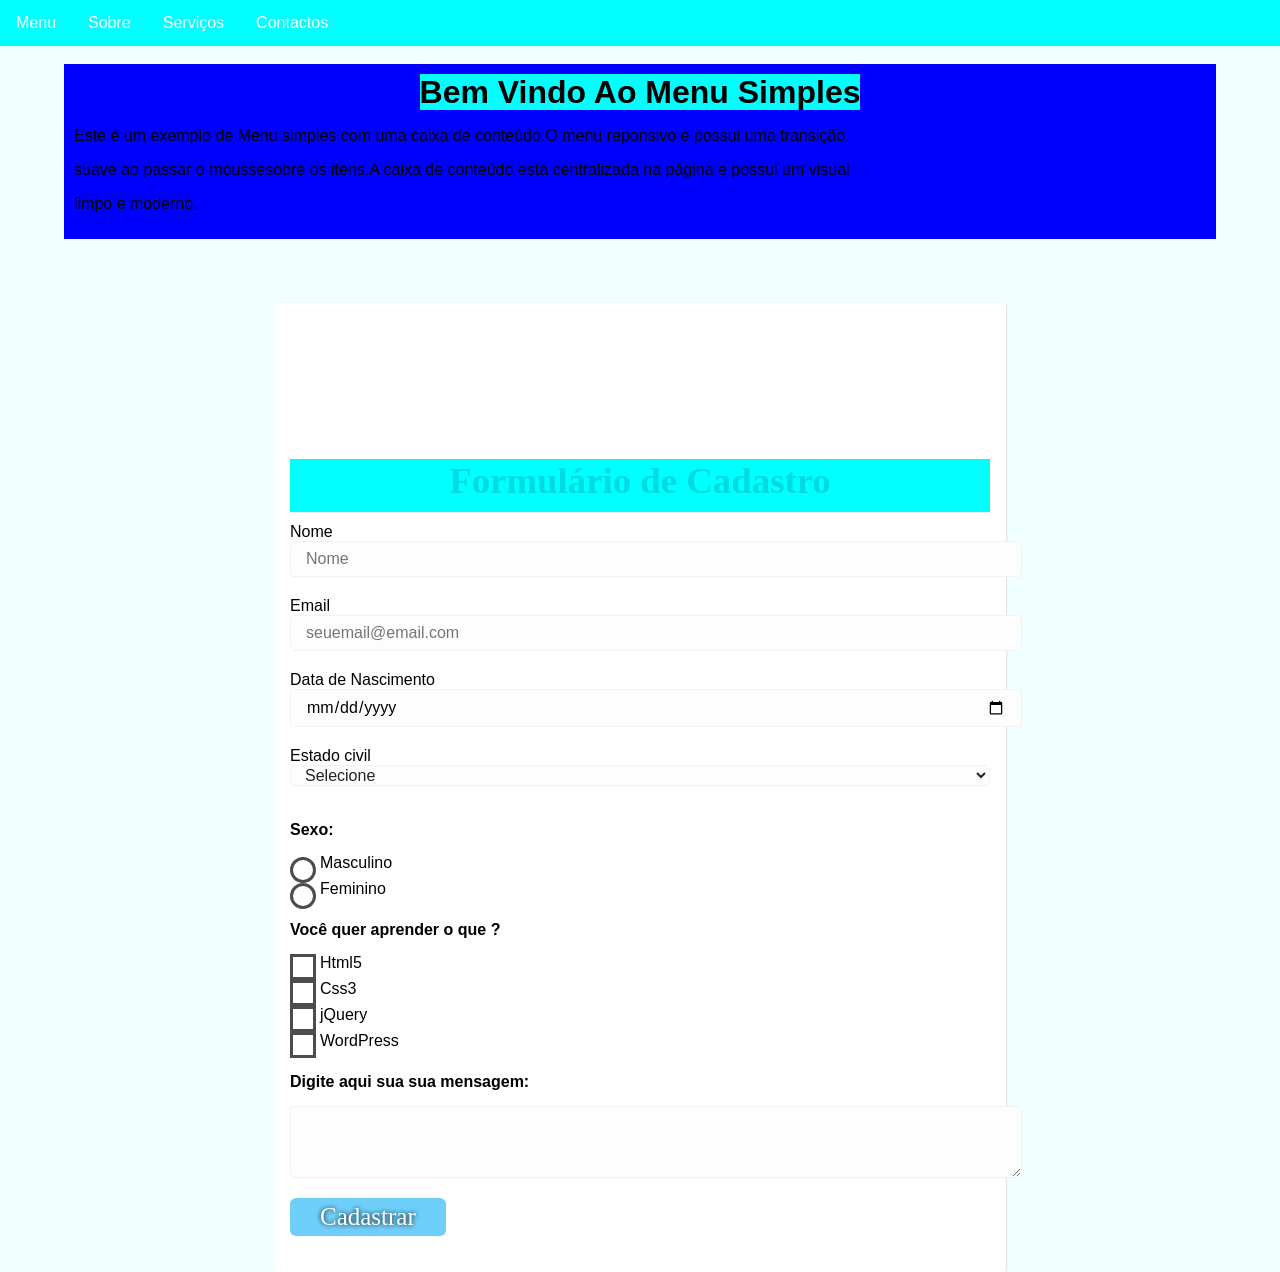
<file: Contactos.html>
<!DOCTYPE html>
<html lang="en">
<head>
    <meta charset="UTF-8">
    <meta name="viewport" content="width=device-width, initial-scale=1.0">
    <title>indo bem </title>
    <link rel="stylesheet" href="bom.css">
</head>
<style>
    h1{
        background-color: aqua;
        justify-content: center;
        display:inline;
        gap: 90%;
    }
    body{
        margin: 0;
        padding: 0;
        font-family: Arial, Helvetica, sans-serif;/*altera o tipo da letra*/
    }
    .menu{
        background-color: aqua;
        color:blueviolet;
        justify-items: center;
    }
    .menu-lista{
        list-style: none;/*tirar os pontinhos*/
        display: flex;
        padding: 0;
        margin: 0;
    }
    .menu-item{
      margin: 0;
    }
    .menu-item a{
        display: block;
        padding: 15px 20px;
        text-decoration: none;
        color: white;
    }
    .menu-item a:hover{
        background-color: aqua;
    }
    .conteudo{
        background-color: blue;
        text-align: center;
        margin: 5%;
        padding: 10px;
    }
    .conteudo p{
        text-align: justify;
    }
    .conteudo h1{
        margin:20px;
    }
    
    
    </style>
<body>
    <!--Aqui é o Menu-->
    <nav class="menu">
         <ul class="menu-lista">
    <li class="menu-item"><a href="Menu.html">Menu</a></li>
    <li class="menu-item"><a href="Sobre.html">Sobre</a></li>
    <li class="menu-item"><a href="Serviços.html">Serviços</a></li>
    <li class="menu-item"><a href="Contactos.html"> Contactos</a></li>
         </ul>   
    </nav>
    <div class="conteudo">
      <!--Aqui termina o menu-->
    <h1>Bem Vindo Ao Menu Simples</h1>
    <p>Este é um exemplo de Menu simples com uma caixa de conteúdo.O menu reponsivo e possui uma transição.</p>
        <p>suave ao passar o moussesobre os itens.A caixa de conteúdo está centralizada na página e possui um visual</p>
         <p> limpo e moderno.<p>
        </div>
    </div>
    <div class="container_form">

        <h1>Formulário de Cadastro</h1>

        <form class="form" action="#" method="post">
            
            <div class="form_grupo">
                <label for="nome" class="form_label">Nome</label>
                <input type="text" name="nome" class="form_input" id="nome" placeholder="Nome" required>
            </div>
            
            <div class="form_grupo">
                <label for="e-mail" class="form_label">Email</label>
                <input type="email" name="email" class="form_input" id="email" placeholder="seuemail@email.com" required>
            </div>
            
            <div class="form_grupo">
                <label for="datanascimento" class="form_label">Data de Nascimento</label>
                <input type="date" name="datanascimento" class="form_input" id="datanascimento" placeholder="Data de Nascimento" required>
            </div>        

            <div class="form_grupo">
                
                <label for="estadocivil" class="text">Estado civil</label>
                <select name="estadocivil" class="dropdown" required>
                    
                    <option selected disabled class="form_select_option" value="">Selecione</option>
                    <option value="Solteiro" class="form_select_option">Solteiro(a)</option>
                    <option value="Casado" class="form_select_option">Casado(a) </option>
                    <option value="Divorciado" class="form_select_option">Divorciado(a)</option>                    
                    <option value="Viúvo" class="form_select_option">Viúvo(a)</option>                    
                
                </select>

            </div>

            <div class="form_grupo">

                <span class="legenda">Sexo:</span>
                
                <div class="radio-btn">
                    <input type="radio" class="form_new_input" id="masculino" name="sexo" value="Masculino" required="required">
                    <label for="masculino" class="radio_label form_label"> <span class="radio_new_btn"></span> Masculino</label>
                </div>

                <div class="radio-btn">
                    <input type="radio" class="form_new_input" id="feminino" name="sexo" value="Feminino" required="required">
                    <label for="feminino" class="radio_label form_label"> <span class="radio_new_btn"></span> Feminino</label>
                </div>

            </div>
          

            <div class="form_grupo">

                <span class="legenda">Você quer aprender o que ?</span>

                <div class="check-btn">
                    <input type="checkbox" class="form_new_input" id="html5" name="aprender" value="html5">
                    <label for="html5" class="form_label check_label"> <span class="check_new_btn"></span> Html5</label>
                </div>

                <div class="check-btn">
                    <input type="checkbox" class="form_new_input" id="css3" name="aprender" value="css3">
                    <label for="css3" class="form_label check_label"><span class="check_new_btn"></span> Css3</label>
                </div>

                <div class="check-btn">
                    <input type="checkbox" class="form_new_input" id="jquery" name="aprender" value="jquery">
                    <label for="jquery" class="form_label check_label"><span class="check_new_btn"></span> jQuery</label>
                </div>

                <div class="check-btn">
                    <input type="checkbox" class="form_new_input" id="wordpress" name="aprender" value="wordpress">
                    <label for="wordpress" class="form_label check_label"><span class="check_new_btn"></span> WordPress</label>
                </div>
                

                <div class="form_message">
                    
                    <label for="message" class="form_message_label"> Digite aqui sua sua mensagem:</label>
                    <textarea name="mensagem" id="message" cols="30" rows="3" class="form_input message_input" required></textarea>

                </div>

                <div class="submit">

                  <input type="hidden" name="acao" value="enviar">
                  <button type="submit" name="Submit" class="submit_btn" >Cadastrar</button>
                
                </div>
        </form>

</div><!--container_form-->
</body>
</html>
</file>
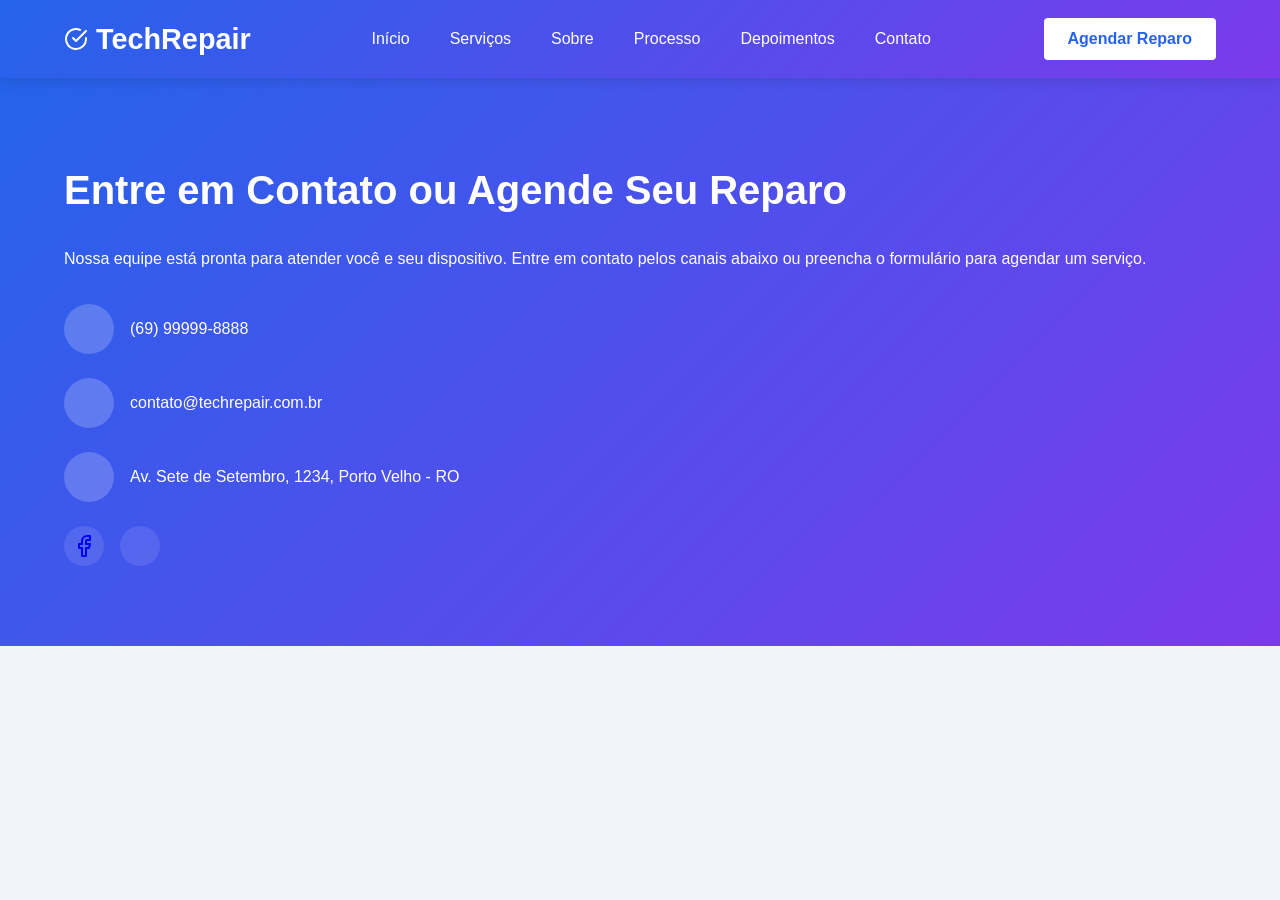
<file: contatos.html>
<!DOCTYPE html>
<html lang="pt-br">
<head>
    <meta charset="UTF-8">
    <meta name="viewport" content="width=device-width, initial-scale=1.0">
    <title>TechRepair - Contato e Agendamento</title>
    <style>
        /* Cores e Fonte Base */
        :root {
            --primary: #2563eb;
            --primary-dark: #1d4ed8;
            --secondary: #7c3aed;
            --light: #f1f5f9;
            --dark: #0f172a;
            --accent: #06b6d4;
            --success: #10b981;
            --warning: #f59e0b;
            --danger: #ef4444;
        }

        * {
            margin: 0;
            padding: 0;
            box-sizing: border-box;
            font-family: 'Segoe UI', Tahoma, Geneva, Verdana, sans-serif;
        }

        body {
            background-color: var(--light);
            color: var(--dark);
            line-height: 1.6;
        }

        .container {
            width: 90%;
            max-width: 1200px;
            margin: 0 auto;
        }

        /* Navegação */
        header {
            background: linear-gradient(135deg, var(--primary), var(--secondary));
            color: white;
            padding: 1rem 0;
            box-shadow: 0 4px 12px rgba(0, 0, 0, 0.1);
            position: sticky;
            top: 0;
            z-index: 100;
        }

        nav {
            display: flex;
            justify-content: space-between;
            align-items: center;
        }

        .logo {
            font-size: 1.8rem;
            font-weight: 700;
            display: flex;
            align-items: center;
        }

        .logo svg {
            margin-right: 0.5rem;
        }

        .nav-links {
            display: flex;
            list-style: none;
        }

        .nav-links li a {
            color: white;
            text-decoration: none;
            padding: 0.5rem 1rem;
            margin-left: 0.5rem;
            border-radius: 4px;
            transition: all 0.3s ease;
        }

        .nav-links li a:hover {
            background-color: rgba(255, 255, 255, 0.2);
        }

        .btn {
            background-color: white;
            color: var(--primary);
            padding: 0.5rem 1.5rem;
            border-radius: 4px;
            text-decoration: none;
            font-weight: 600;
            transition: all 0.3s ease;
        }

        .btn:hover {
            transform: translateY(-2px);
            box-shadow: 0 4px 8px rgba(0, 0, 0, 0.1);
        }

        /* Mobile Menu */
        .mobile-menu-btn {
            display: none;
            background: none;
            border: none;
            color: white;
            font-size: 1.5rem;
            cursor: pointer;
        }

        /* Contato e Formulário de Agendamento */
        .contact {
            padding: 5rem 0;
            background: linear-gradient(135deg, var(--primary), var(--secondary));
            color: white;
        }

        .contact-grid {
            display: grid;
            grid-template-columns: repeat(auto-fit, minmax(300px, 1fr));
            gap: 3rem;
        }

        .contact-info h2 {
            font-size: 2.5rem;
            margin-bottom: 1.5rem;
        }

        .contact-methods {
            margin-top: 2rem;
        }

        .contact-item {
            display: flex;
            align-items: center;
            margin-bottom: 1.5rem;
        }

        .contact-icon {
            background-color: rgba(255, 255, 255, 0.2);
            width: 50px;
            height: 50px;
            border-radius: 50%;
            display: flex;
            align-items: center;
            justify-content: center;
            margin-right: 1rem;
        }

        .contact-icon svg {
            width: 24px;
            height: 24px;
            color: white;
        }

        /* Formulário de Agendamento */
        .form-container {
            background-color: white;
            padding: 2.5rem;
            border-radius: 12px;
            box-shadow: 0 20px 40px rgba(0, 0, 0, 0.1);
            color: var(--dark);
        }

        .form-container h3 {
            margin-bottom: 1.5rem;
            font-size: 1.8rem;
            color: var(--primary-dark);
            text-align: center;
        }

        fieldset {
            border: none;
            margin-bottom: 2rem;
            padding: 0;
        }

        legend {
            font-size: 1.3rem;
            font-weight: 600;
            margin-bottom: 1rem;
            color: var(--primary-dark);
            padding-bottom: 0.5rem;
            border-bottom: 2px solid var(--light);
            width: 100%;
        }

        .form-group {
            margin-bottom: 1.5rem;
        }

        .form-group label {
            display: block;
            margin-bottom: 0.5rem;
            font-weight: 600;
        }

        .form-group input,
        .form-group textarea,
        .form-group select {
            width: 100%;
            padding: 0.75rem;
            border: 1px solid #e2e8f0;
            border-radius: 4px;
            background-color: #f8fafc;
            font-size: 1rem;
        }

        .form-group textarea {
            height: 120px;
            resize: vertical;
        }

        .checkbox-group {
            margin-top: 0.75rem;
        }

        .checkbox-item {
            margin-bottom: 0.5rem;
            display: flex;
            align-items: center;
        }

        .checkbox-item input[type="checkbox"] {
            margin-right: 0.5rem;
            width: auto;
        }

        .radio-group {
            display: flex;
            gap: 1rem;
            margin-top: 0.75rem;
        }

        .radio-item {
            display: flex;
            align-items: center;
        }

        .radio-item input[type="radio"] {
            margin-right: 0.5rem;
            width: auto;
        }

        .required::after {
            content: "*";
            color: var(--danger);
            margin-left: 3px;
        }

        .hint {
            font-size: 0.85rem;
            color: #64748b;
            margin-top: 0.25rem;
            font-style: italic;
        }

        .submit-btn {
            background: linear-gradient(135deg, var(--primary), var(--secondary));
            color: white;
            border: none;
            padding: 0.75rem 2rem;
            border-radius: 4px;
            font-weight: 600;
            cursor: pointer;
            transition: all 0.3s ease;
            font-size: 1rem;
            width: 100%;
            margin-top: 1.5rem;
        }

        .submit-btn:hover {
            transform: translateY(-2px);
            box-shadow: 0 8px 16px rgba(0, 0, 0, 0.1);
        }

        .success-message {
            display: none;
            background-color: var(--success);
            color: white;
            padding: 1.5rem;
            border-radius: 4px;
            text-align: center;
            margin-top: 2rem;
            font-weight: 600;
        }

        /* Rodapé */
        footer {
            background-color: var(--dark);
            color: white;
            padding: 4rem 0 2rem;
        }

        .footer-grid {
            display: grid;
            grid-template-columns: repeat(auto-fit, minmax(200px, 1fr));
            gap: 3rem;
            margin-bottom: 3rem;
        }

        .footer-col h4 {
            font-size: 1.2rem;
            margin-bottom: 1.5rem;
            position: relative;
            padding-bottom: 0.75rem;
        }

        .footer-col h4::after {
            content: '';
            position: absolute;
            left: 0;
            bottom: 0;
            width: 50px;
            height: 2px;
            background-color: var(--primary);
        }

        .footer-links {
            list-style: none;
        }

        .footer-links li {
            margin-bottom: 0.75rem;
        }

        .footer-links li a {
            color: rgba(255, 255, 255, 0.7);
            text-decoration: none;
            transition: all 0.3s ease;
        }

        .footer-links li a:hover {
            color: white;
            padding-left: 5px;
        }

        .social-links {
            display: flex;
            gap: 1rem;
            margin-top: 1rem;
        }

        .social-icon {
            background-color: rgba(255, 255, 255, 0.1);
            width: 40px;
            height: 40px;
            border-radius: 50%;
            display: flex;
            align-items: center;
            justify-content: center;
            transition: all 0.3s ease;
        }

        .social-icon:hover {
            background-color: var(--primary);
            transform: translateY(-3px);
        }

        .copyright {
            text-align: center;
            padding-top: 2rem;
            border-top: 1px solid rgba(255, 255, 255, 0.1);
            color: rgba(255, 255, 255, 0.7);
            font-size: 0.9rem;
        }

        /* Responsividade */
        @media (max-width: 768px) {
            .nav-links {
                display: none;
            }
            .mobile-menu-btn {
                display: block;
            }

            .contact-grid {
                grid-template-columns: 1fr;
            }
        }
    </style>
</head>
<body>
    <header>
        <div class="container">
            <nav>
                <div class="logo">
                    <svg xmlns="http://www.w3.org/2000/svg" width="24" height="24" viewBox="0 0 24 24" fill="none" stroke="currentColor" stroke-width="2" stroke-linecap="round" stroke-linejoin="round">
                        <path d="M22 11.08V12a10 10 0 1 1-5.93-9.14"></path>
                        <polyline points="22 4 12 14.01 9 11.01"></polyline>
                    </svg>
                    TechRepair
                </div>
                <ul class="nav-links">
                    <li><a href="./menu.html">Início</a></li>
                    <li><a href="./serviços.html">Serviços</a></li>
                    <li><a href="./sobre.html">Sobre</a></li>
                    <li><a href="./processo.html">Processo</a></li>
                    <li><a href="./depoimentos.html">Depoimentos</a></li>
                    <li><a href="./contatos.html">Contato</a></li>
                </ul>
                <a href="#contato" class="btn">Agendar Reparo</a>
                <button class="mobile-menu-btn">
                    <svg xmlns="http://www.w3.org/2000/svg" width="24" height="24" viewBox="0 0 24 24" fill="none" stroke="currentColor" stroke-width="2" stroke-linecap="round" stroke-linejoin="round">
                        <line x1="3" y1="12" x2="21" y2="12"></line>
                        <line x1="3" y1="6" x2="21" y2="6"></line>
                        <line x1="3" y1="18" x2="21" y2="18"></line>
                    </svg>
                </button>
            </nav>
        </div>
    </header>

    <section class="contact" id="contato">
        <div class="container">
            <div class="contact-grid">
                <div class="contact-info">
                    <h2>Entre em Contato ou Agende Seu Reparo</h2>
                    <p>Nossa equipe está pronta para atender você e seu dispositivo. Entre em contato pelos canais abaixo ou preencha o formulário para agendar um serviço.</p>
                    <div class="contact-methods">
                        <div class="contact-item">
                            <div class="contact-icon">
                                <svg xmlns="http://www.w3.org/2000/svg" width="24" height="24" viewBox="0 0 24 24" fill="none" stroke="currentColor" stroke-width="2" stroke-linecap="round" stroke-linejoin="round"><phone /></svg>
                            </div>
                            <p>(69) 99999-8888</p>
                        </div>
                        <div class="contact-item">
                            <div class="contact-icon">
                                <svg xmlns="http://www.w3.org/2000/svg" width="24" height="24" viewBox="0 0 24 24" fill="none" stroke="currentColor" stroke-width="2" stroke-linecap="round" stroke-linejoin="round"><mail /></svg>
                            </div>
                            <p>contato@techrepair.com.br</p>
                        </div>
                        <div class="contact-item">
                            <div class="contact-icon">
                                <svg xmlns="http://www.w3.org/2000/svg" width="24" height="24" viewBox="0 0 24 24" fill="none" stroke="currentColor" stroke-width="2" stroke-linecap="round" stroke-linejoin="round"><map-pin /></svg>
                            </div>
                            <p>Av. Sete de Setembro, 1234, Porto Velho - RO</p>
                        </div>
                        <div class="social-links">
                            <a href="#" class="social-icon"><svg xmlns="http://www.w3.org/2000/svg" width="24" height="24" viewBox="0 0 24 24" fill="none" stroke="currentColor" stroke-width="2" stroke-linecap="round" stroke-linejoin="round" class="feather feather-facebook"><path d="M18 2h-3a5 5 0 0 0-5 5v3H7v4h3v8h4v-8h3l1-4h-4V7a1 1 0 0 1 1-1h3z"></path></svg></a>
                            <a href="#" class="social-icon"><svg xmlns="http://www.w3.org/2000/svg" width="24" height="24" viewBox="0 0 24 24" fill="none" stroke="currentColor" stroke-width="2" stroke-linecap="round" stroke-linejoin="round" class="feather feather-twitter"><path
</file>
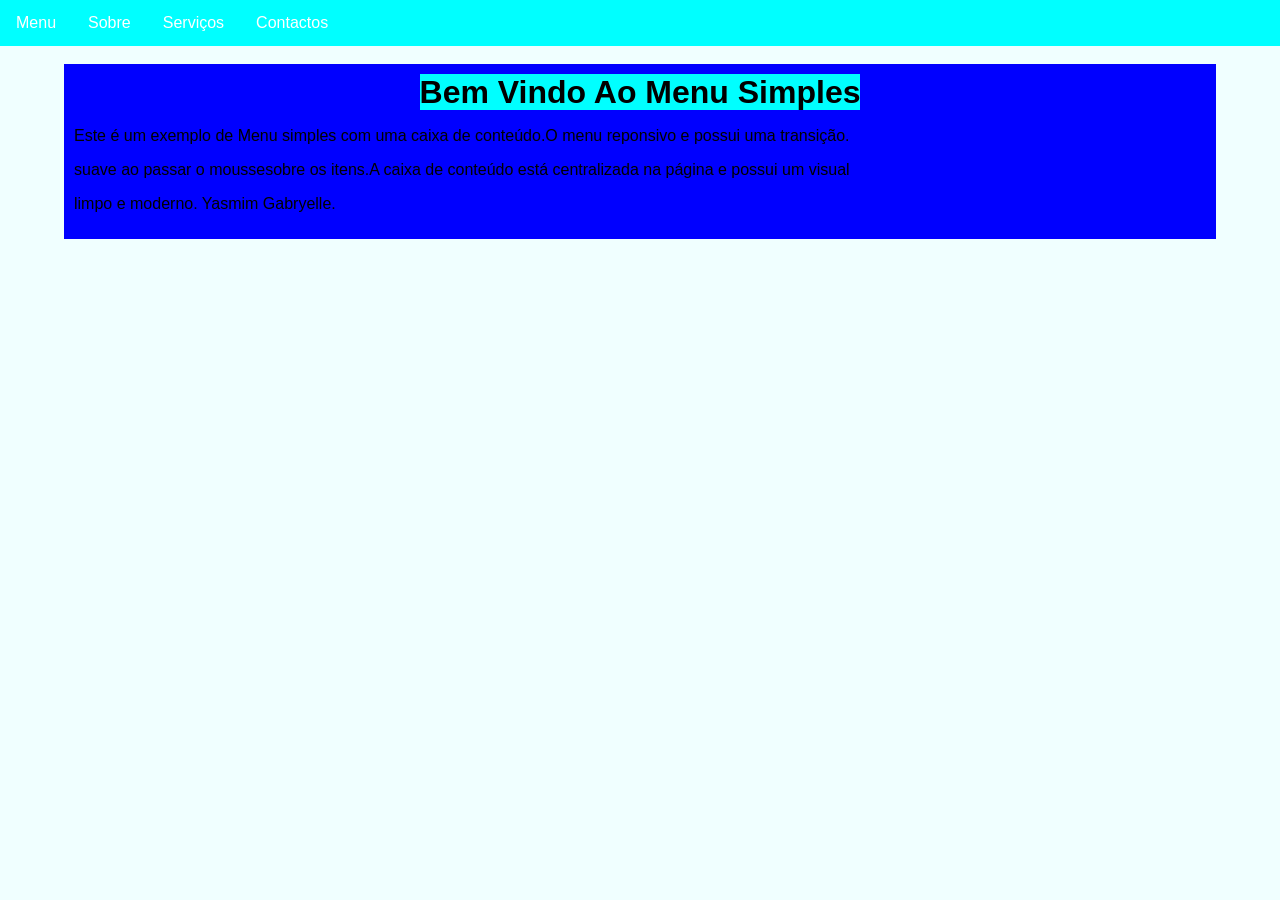
<file: Menu.html>
<!DOCTYPE html>
<html lang="en">
<head>
    <meta charset="UTF-8">
    <meta name="viewport" content="width=device-width, initial-scale=1.0">
    <title>indo bem </title>
    <link rel="stylesheet" href="bom.css">
</head>
<style>
    h1{
        background-color: aqua;
        justify-content: center;
        display:inline;
        gap: 90%;
    }
    body{
        margin: 0;
        padding: 0;
        font-family: Arial, Helvetica, sans-serif;/*altera o tipo da letra*/
    }
    .menu{
        background-color: aqua;
        color:blueviolet;
        justify-items: center;
    }
    .menu-lista{
        list-style: none;/*tirar os pontinhos*/
        display: flex;
        padding: 0;
        margin: 0;
    }
    .menu-item{
      margin: 0;
    }
    .menu-item a{
        display: block;
        padding: 15px 20px;
        text-decoration: none;
        color: white;
    }
    .menu-item a:hover{
        background-color: aqua;
    }
    .conteudo{
        background-color: blue;
        text-align: center;
        margin: 5%;
        padding: 10px;
    }
    .conteudo p{
        text-align: justify;
    }
    .conteudo h1{
        margin:20px;
    }
    
    
    </style>
<body>
    <!--Aqui é o Menu-->
    <nav class="menu">
         <ul class="menu-lista">
    <li class="menu-item"><a href="Menu.html">Menu</a></li>
    <li class="menu-item"><a href="Sobre.html">Sobre</a></li>
    <li class="menu-item"><a href="Serviços.html">Serviços</a></li>
    <li class="menu-item"><a href="Contactos.html"> Contactos</a></li>
         </ul>   
    </nav>
    <div class="conteudo">
      <!--Aqui termina o menu-->
    <h1>Bem Vindo Ao Menu Simples</h1>
    <p>Este é um exemplo de Menu simples com uma caixa de conteúdo.O menu reponsivo e possui uma transição.</p>
        <p>suave ao passar o moussesobre os itens.A caixa de conteúdo está centralizada na página e possui um visual</p>
         <p> limpo e moderno.
            Yasmim Gabryelle.<p>
        </div>
    </div>
 
</body>
</html>
</file>
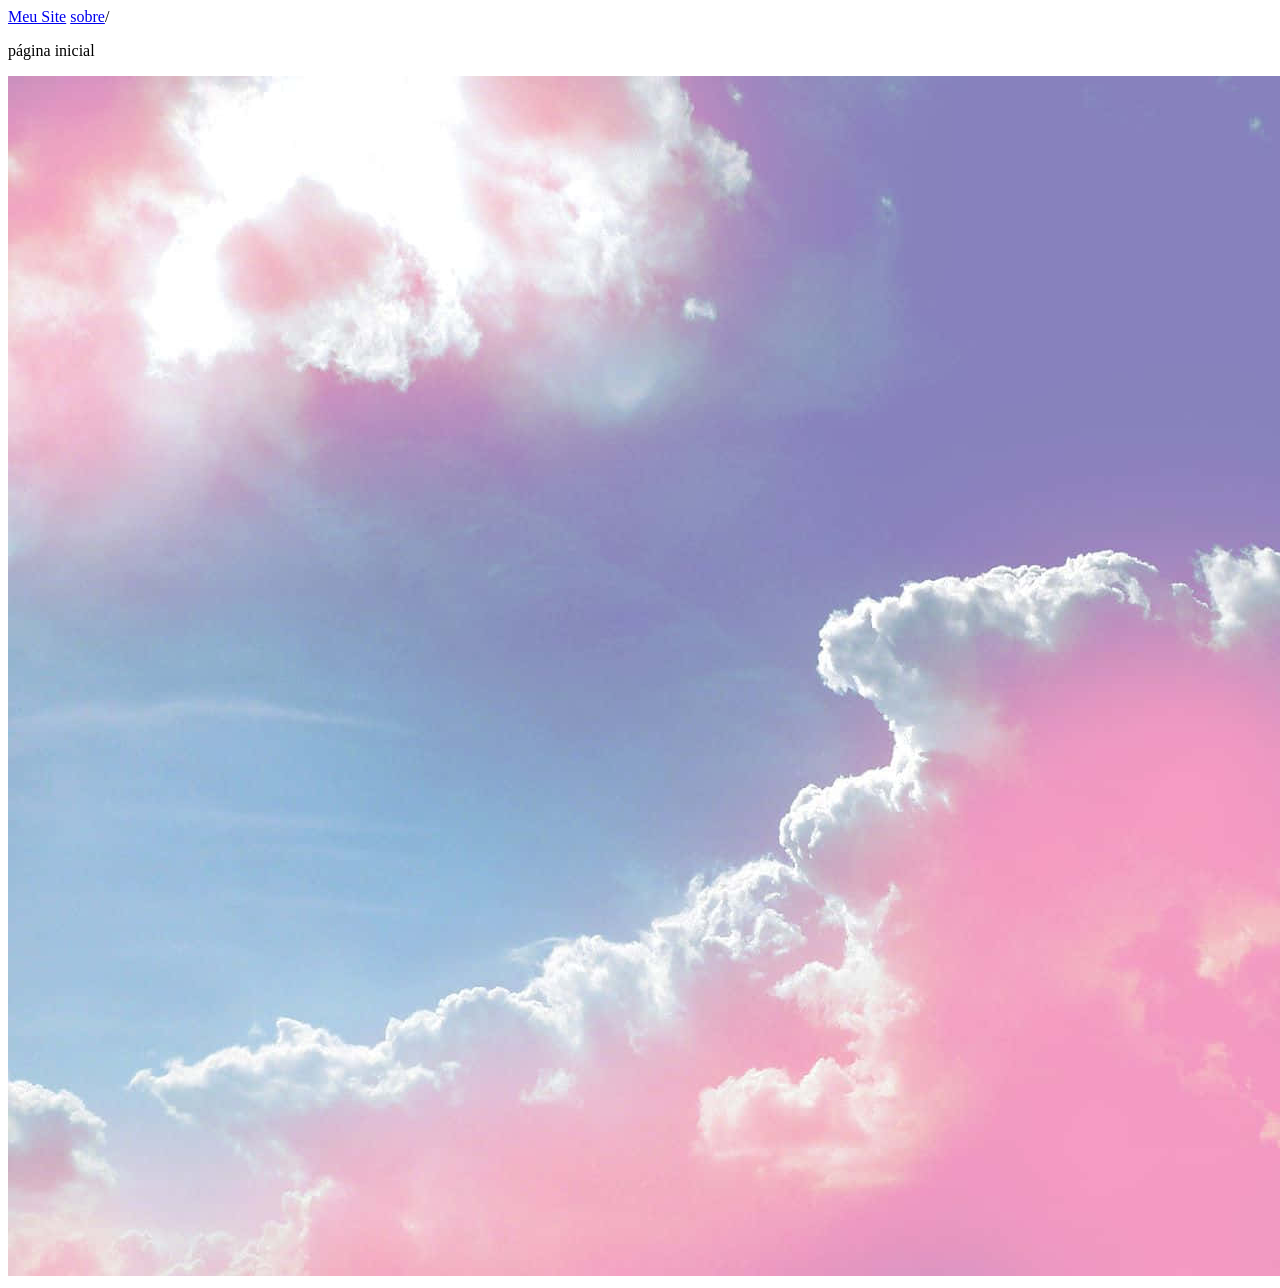
<file: meu site.html>
<!DOCTYPE html>
<html lang="en">
<head>
    <meta charset="UTF-8">
    <meta name="viewport" content="width>, initial-scale=1.0">
    <title>meu site</title>
</head>
<body>
<a href="Meu Site.html">Meu Site</a>

<a href="sobre.html">sobre</a>/
 <p> página inicial</p>

 <img src="fundo-do-ceu-oqscpc9c5x5gfbpi.jpg" width="1920" height="1200" >




</body>
</html>
</file>
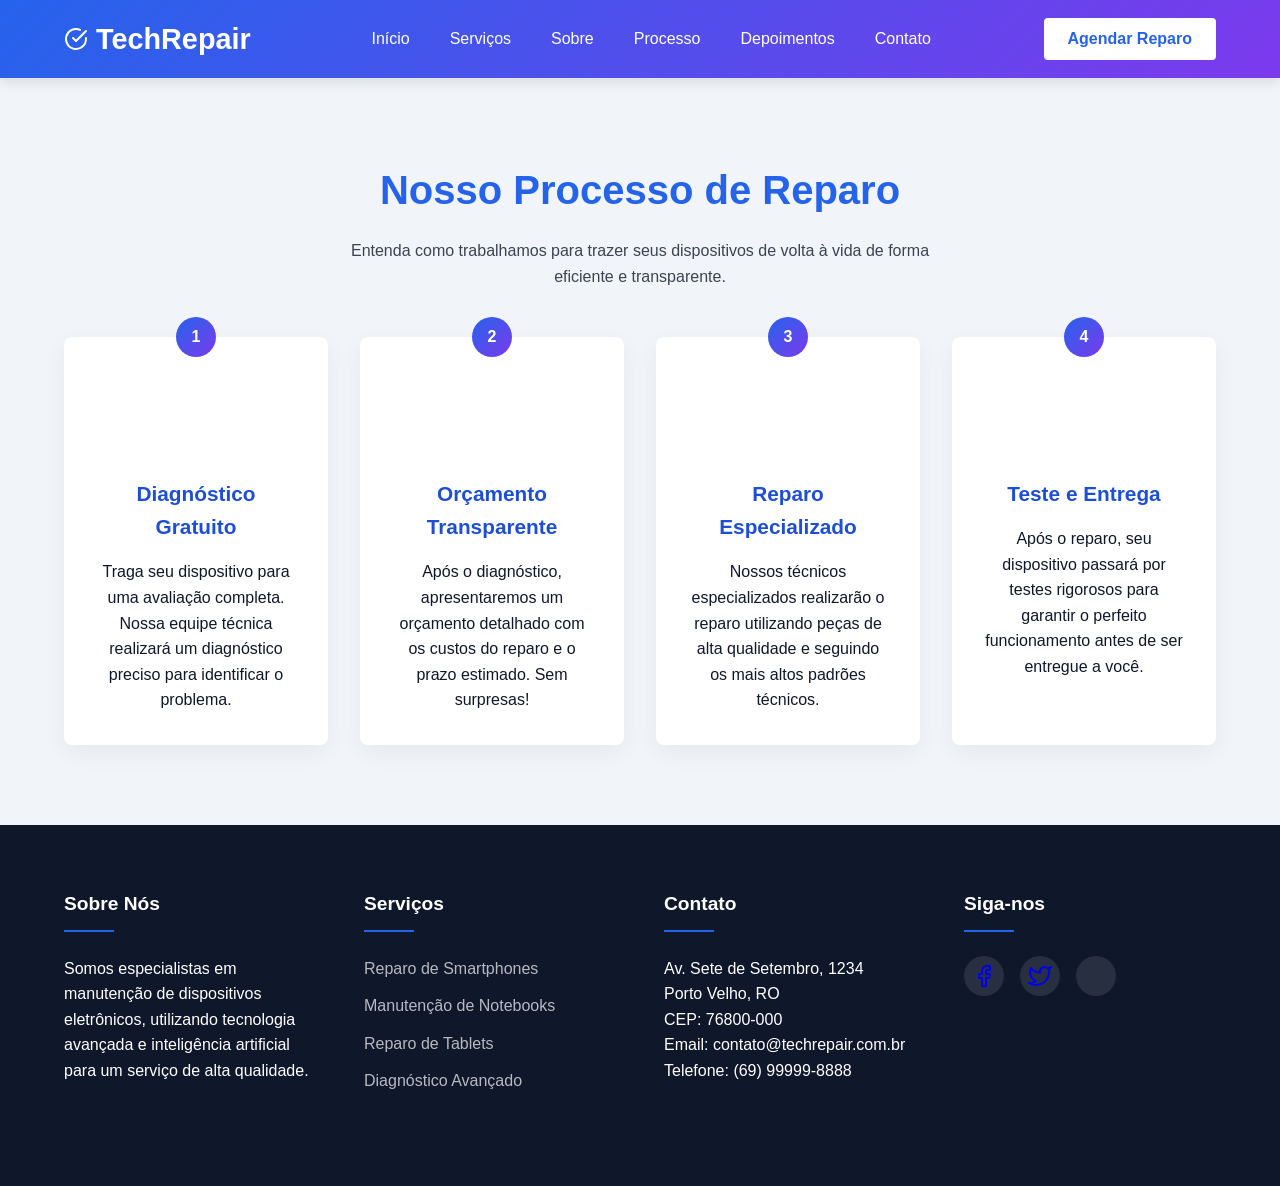
<file: proceso.html>
<!DOCTYPE html>
<html lang="pt-br">
<head>
    <meta charset="UTF-8">
    <meta name="viewport" content="width=device-width, initial-scale=1.0">
    <title>TechRepair - Nosso Processo de Reparo</title>
    <style>
        /* Cores e Fonte Base */
        :root {
            --primary: #2563eb;
            --primary-dark: #1d4ed8;
            --secondary: #7c3aed;
            --light: #f1f5f9;
            --dark: #0f172a;
            --accent: #06b6d4;
            --success: #10b981;
            --warning: #f59e0b;
            --danger: #ef4444;
        }

        * {
            margin: 0;
            padding: 0;
            box-sizing: border-box;
            font-family: 'Segoe UI', Tahoma, Geneva, Verdana, sans-serif;
        }

        body {
            background-color: var(--light);
            color: var(--dark);
            line-height: 1.6;
        }

        .container {
            width: 90%;
            max-width: 1200px;
            margin: 0 auto;
        }

        /* Navegação */
        header {
            background: linear-gradient(135deg, var(--primary), var(--secondary));
            color: white;
            padding: 1rem 0;
            box-shadow: 0 4px 12px rgba(0, 0, 0, 0.1);
            position: sticky;
            top: 0;
            z-index: 100;
        }

        nav {
            display: flex;
            justify-content: space-between;
            align-items: center;
        }

        .logo {
            font-size: 1.8rem;
            font-weight: 700;
            display: flex;
            align-items: center;
        }

        .logo svg {
            margin-right: 0.5rem;
        }

        .nav-links {
            display: flex;
            list-style: none;
        }

        .nav-links li a {
            color: white;
            text-decoration: none;
            padding: 0.5rem 1rem;
            margin-left: 0.5rem;
            border-radius: 4px;
            transition: all 0.3s ease;
        }

        .nav-links li a:hover {
            background-color: rgba(255, 255, 255, 0.2);
        }

        .btn {
            background-color: white;
            color: var(--primary);
            padding: 0.5rem 1.5rem;
            border-radius: 4px;
            text-decoration: none;
            font-weight: 600;
            transition: all 0.3s ease;
        }

        .btn:hover {
            transform: translateY(-2px);
            box-shadow: 0 4px 8px rgba(0, 0, 0, 0.1);
        }

        /* Mobile Menu */
        .mobile-menu-btn {
            display: none;
            background: none;
            border: none;
            color: white;
            font-size: 1.5rem;
            cursor: pointer;
        }

        /* Processo de Reparo */
        .process {
            padding: 5rem 0;
            background-color: var(--light);
        }

        .section-title {
            text-align: center;
            margin-bottom: 3rem;
        }

        .section-title h2 {
            font-size: 2.5rem;
            color: var(--primary);
            margin-bottom: 1rem;
        }

        .section-title p {
            color: var(--dark);
            max-width: 600px;
            margin: 0 auto;
            opacity: 0.8;
        }

        .steps {
            margin-top: 3rem;
            display: grid;
            grid-template-columns: repeat(auto-fill, minmax(250px, 1fr));
            gap: 2rem;
        }

        .step-card {
            background-color: white;
            border-radius: 8px;
            padding: 2rem;
            box-shadow: 0 8px 24px rgba(0, 0, 0, 0.05);
            text-align: center;
            position: relative;
        }

        .step-number {
            background: linear-gradient(135deg, var(--primary), var(--secondary));
            color: white;
            width: 40px;
            height: 40px;
            border-radius: 50%;
            display: flex;
            align-items: center;
            justify-content: center;
            font-weight: bold;
            position: absolute;
            top: -20px;
            left: 50%;
            transform: translateX(-50%);
        }

        .step-icon {
            margin: 1rem 0 1.5rem;
        }

        .step-icon svg {
            width: 60px;
            height: 60px;
            color: var(--primary);
        }

        .step-card h3 {
            font-size: 1.3rem;
            margin-bottom: 1rem;
            color: var(--primary-dark);
        }

        /* Rodapé */
        footer {
            background-color: var(--dark);
            color: white;
            padding: 4rem 0 2rem;
        }

        .footer-grid {
            display: grid;
            grid-template-columns: repeat(auto-fit, minmax(200px, 1fr));
            gap: 3rem;
            margin-bottom: 3rem;
        }

        .footer-col h4 {
            font-size: 1.2rem;
            margin-bottom: 1.5rem;
            position: relative;
            padding-bottom: 0.75rem;
        }

        .footer-col h4::after {
            content: '';
            position: absolute;
            left: 0;
            bottom: 0;
            width: 50px;
            height: 2px;
            background-color: var(--primary);
        }

        .footer-links {
            list-style: none;
        }

        .footer-links li {
            margin-bottom: 0.75rem;
        }

        .footer-links li a {
            color: rgba(255, 255, 255, 0.7);
            text-decoration: none;
            transition: all 0.3s ease;
        }

        .footer-links li a:hover {
            color: white;
            padding-left: 5px;
        }

        .social-links {
            display: flex;
            gap: 1rem;
            margin-top: 1rem;
        }

        .social-icon {
            background-color: rgba(255, 255, 255, 0.1);
            width: 40px;
            height: 40px;
            border-radius: 50%;
            display: flex;
            align-items: center;
            justify-content: center;
            transition: all 0.3s ease;
        }

        .social-icon:hover {
            background-color: var(--primary);
            transform: translateY(-3px);
        }

        .copyright {
            text-align: center;
            padding-top: 2rem;
            border-top: 1px solid rgba(255, 255, 255, 0.1);
            color: rgba(255, 255, 255, 0.7);
            font-size: 0.9rem;
        }

        /* Responsividade */
        @media (max-width: 768px) {
            .nav-links {
                display: none;
            }
            .mobile-menu-btn {
                display: block;
            }
        }
    </style>
</head>
<body>
    <header>
        <div class="container">
            <nav>
                <div class="logo">
                    <svg xmlns="http://www.w3.org/2000/svg" width="24" height="24" viewBox="0 0 24 24" fill="none" stroke="currentColor" stroke-width="2" stroke-linecap="round" stroke-linejoin="round">
                        <path d="M22 11.08V12a10 10 0 1 1-5.93-9.14"></path>
                        <polyline points="22 4 12 14.01 9 11.01"></polyline>
                    </svg>
                    TechRepair
                </div>
                <ul class="nav-links">
                    <li><a href="./menu.html">Início</a></li>
                    <li><a href="./serviços.html">Serviços</a></li>
                    <li><a href="./sobre.html">Sobre</a></li>
                    <li><a href="./proceso.html">Processo</a></li>
                    <li><a href="./depoimentos.html">Depoimentos</a></li>
                    <li><a href="./contatos.html">Contato</a></li>
                </ul>
                <a href="#contato" class="btn">Agendar Reparo</a>
                <button class="mobile-menu-btn">
                    <svg xmlns="http://www.w3.org/2000/svg" width="24" height="24" viewBox="0 0 24 24" fill="none" stroke="currentColor" stroke-width="2" stroke-linecap="round" stroke-linejoin="round">
                        <line x1="3" y1="12" x2="21" y2="12"></line>
                        <line x1="3" y1="6" x2="21" y2="6"></line>
                        <line x1="3" y1="18" x2="21" y2="18"></line>
                    </svg>
                </button>
            </nav>
        </div>
    </header>

    <section class="process" id="processo">
        <div class="container">
            <div class="section-title">
                <h2>Nosso Processo de Reparo</h2>
                <p>Entenda como trabalhamos para trazer seus dispositivos de volta à vida de forma eficiente e transparente.</p>
            </div>
            <div class="steps">
                <div class="step-card">
                    <div class="step-number">1</div>
                    <div class="step-icon">
                        <svg xmlns="http://www.w3.org/2000/svg" width="60" height="60" viewBox="0 0 24 24" fill="none" stroke="currentColor" stroke-width="2" stroke-linecap="round" stroke-linejoin="round">
                            <search />
                        </svg>
                    </div>
                    <h3>Diagnóstico Gratuito</h3>
                    <p>Traga seu dispositivo para uma avaliação completa. Nossa equipe técnica realizará um diagnóstico preciso para identificar o problema.</p>
                </div>
                <div class="step-card">
                    <div class="step-number">2</div>
                    <div class="step-icon">
                        <svg xmlns="http://www.w3.org/2000/svg" width="60" height="60" viewBox="0 0 24 24" fill="none" stroke="currentColor" stroke-width="2" stroke-linecap="round" stroke-linejoin="round">
                            <file-text />
                        </svg>
                    </div>
                    <h3>Orçamento Transparente</h3>
                    <p>Após o diagnóstico, apresentaremos um orçamento detalhado com os custos do reparo e o prazo estimado. Sem surpresas!</p>
                </div>
                <div class="step-card">
                    <div class="step-number">3</div>
                    <div class="step-icon">
                        <svg xmlns="http://www.w3.org/2000/svg" width="60" height="60" viewBox="0 0 24 24" fill="none" stroke="currentColor" stroke-width="2" stroke-linecap="round" stroke-linejoin="round">
                            <tool />
                        </svg>
                    </div>
                    <h3>Reparo Especializado</h3>
                    <p>Nossos técnicos especializados realizarão o reparo utilizando peças de alta qualidade e seguindo os mais altos padrões técnicos.</p>
                </div>
                <div class="step-card">
                    <div class="step-number">4</div>
                    <div class="step-icon">
                        <svg xmlns="http://www.w3.org/2000/svg" width="60" height="60" viewBox="0 0 24 24" fill="none" stroke="currentColor" stroke-width="2" stroke-linecap="round" stroke-linejoin="round">
                            <check-circle />
                        </svg>
                    </div>
                    <h3>Teste e Entrega</h3>
                    <p>Após o reparo, seu dispositivo passará por testes rigorosos para garantir o perfeito funcionamento antes de ser entregue a você.</p>
                </div>
            </div>
        </div>
    </section>

    <footer>
        <div class="container">
            <div class="footer-grid">
                <div class="footer-col">
                    <h4>Sobre Nós</h4>
                    <p>Somos especialistas em manutenção de dispositivos eletrônicos, utilizando tecnologia avançada e inteligência artificial para um serviço de alta qualidade.</p>
                </div>
                <div class="footer-col">
                    <h4>Serviços</h4>
                    <ul class="footer-links">
                        <li><a href="#">Reparo de Smartphones</a></li>
                        <li><a href="#">Manutenção de Notebooks</a></li>
                        <li><a href="#">Reparo de Tablets</a></li>
                        <li><a href="#">Diagnóstico Avançado</a></li>
                    </ul>
                </div>
                <div class="footer-col">
                    <h4>Contato</h4>
                    <p>Av. Sete de Setembro, 1234<br>Porto Velho, RO<br>CEP: 76800-000</p>
                    <p>Email: contato@techrepair.com.br<br>Telefone: (69) 99999-8888</p>
                </div>
                <div class="footer-col">
                    <h4>Siga-nos</h4>
                    <div class="social-links">
                        <a href="#" class="social-icon"><svg xmlns="http://www.w3.org/2000/svg" width="24" height="24" viewBox="0 0 24 24" fill="none" stroke="currentColor" stroke-width="2" stroke-linecap="round" stroke-linejoin="round" class="feather feather-facebook"><path d="M18 2h-3a5 5 0 0 0-5 5v3H7v4h3v8h4v-8h3l1-4h-4V7a1 1 0 0 1 1-1h3z"></path></svg></a>
                        <a href="#" class="social-icon"><svg xmlns="http://www.w3.org/2000/svg" width="24" height="24" viewBox="0 0 24 24" fill="none" stroke="currentColor" stroke-width="2" stroke-linecap="round" stroke-linejoin="round" class="feather feather-twitter"><path d="M23 3a10.9 10.9 0 0 1-3.14 1.53 4.48 4.48 0 0 0-7.86 3v1A10.66 10.66 0 0 1 3 4s-4 9 5 13a11.64 11.64 0 0 1-7 2c9 5 20 0 20-11.5 0-.79-.02-1.56-.04-2.33A10.26 10.26 0 0 0 23 3z"></path></svg></a>
                        <a href="#" class="social-icon"><svg xmlns="http://www.w3.org/2000/svg" width="24" height="24" viewBox="0 0 2
</file>
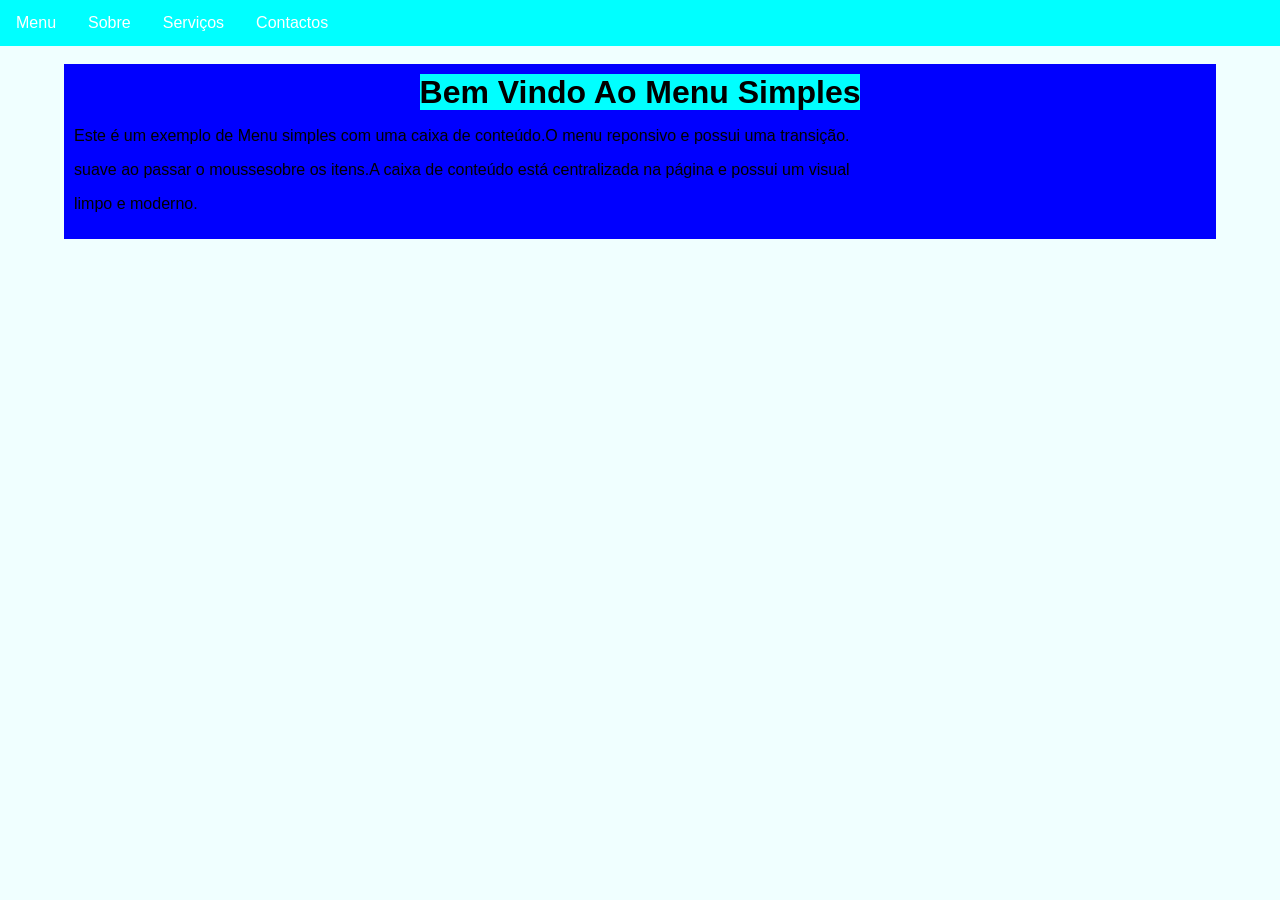
<file: Serviços.html>
<!DOCTYPE html>
<html lang="en">
<head>
    <meta charset="UTF-8">
    <meta name="viewport" content="width=device-width, initial-scale=1.0">
    <title>indo bem </title>
    <link rel="stylesheet" href="bom.css">
</head>
<style>
    h1{
        background-color: aqua;
        justify-content: center;
        display:inline;
        gap: 90%;
    }
    body{
        margin: 0;
        padding: 0;
        font-family: Arial, Helvetica, sans-serif;/*altera o tipo da letra*/
    }
    .menu{
        background-color: aqua;
        color:blueviolet;
        justify-items: center;
    }
    .menu-lista{
        list-style: none;/*tirar os pontinhos*/
        display: flex;
        padding: 0;
        margin: 0;
    }
    .menu-item{
      margin: 0;
    }
    .menu-item a{
        display: block;
        padding: 15px 20px;
        text-decoration: none;
        color: white;
    }
    .menu-item a:hover{
        background-color: aqua;
    }
    .conteudo{
        background-color: blue;
        text-align: center;
        margin: 5%;
        padding: 10px;
    }
    .conteudo p{
        text-align: justify;
    }
    .conteudo h1{
        margin:20px;
    }
    
    
    </style>
<body>
    <!--Aqui é o Menu-->
    <nav class="menu">
         <ul class="menu-lista">
    <li class="menu-item"><a href="Menu.html">Menu</a></li>
    <li class="menu-item"><a href="Sobre.html">Sobre</a></li>
    <li class="menu-item"><a href="Serviços.html">Serviços</a></li>
    <li class="menu-item"><a href="Contactos.html"> Contactos</a></li>
         </ul>   
    </nav>
    <div class="conteudo">
      <!--Aqui termina o menu-->
    <h1>Bem Vindo Ao Menu Simples</h1>
    <p>Este é um exemplo de Menu simples com uma caixa de conteúdo.O menu reponsivo e possui uma transição.</p>
        <p>suave ao passar o moussesobre os itens.A caixa de conteúdo está centralizada na página e possui um visual</p>
         <p> limpo e moderno.<p>
        </div>
    </div>
 
</body>
</html>
</file>
<file: bom.css>
body{
    font-family: Arial, Helvetica, sans-serif;
    background-color:azure
    
}

h1{
    text-align: center;
    margin-top:20%;
}
p{
    text-align: center;
}
.menu{
    padding: 0; /* Remove o espaçamento interno padrão da lista */
    margin: 0; /* Remove as margens externas padrão da lista */
    background-color: blueviolet; /* Define a cor de fundo da caixa do menu */
}
.menu li a { 
    color: white; /* Define a cor do texto dos links */
    text-align: center; /* Centraliza o texto dentro do link */
    padding: 14px 16px; /* Adiciona espaçamento interno (superior/inferior e esquerda/direita) */
    text-decoration: none; /* Remove o sublinhado padrão dos links */
  }
  
.menu li a:hover {
    background-color: #160313; /* Muda a cor de fundo do link quando o mouse passa por cima */
  }
  nav{
    justify-items: center;
    background-color: blueviolet;
    color: white;
    padding: 10px;
    position: fixed;
    top:0;
    width: 100%;
  }
  nav ul{
    list-style: none;
    margin: 0;
    padding: 0;
  }
nav li{
    display: inline;
    margin-right: 30px;
  }
nav a:hover{
text-decoration: underline;
  }
  .form-acction{
    color: white; /* Define a cor do texto dos links */
    text-align: center; /* Centraliza o texto dentro do link */
    padding: 14px 16px; /* Adiciona espaçamento interno (superior/inferior e esquerda/direita) */
    text-decoration: none; /* Remove o sublinhado padrão dos links */
  }
  .container_form {

    width: 700px;
    margin: auto;
    display: flex;
    flex-direction: column;
    background:#ffffff; 
    box-shadow: 1px 0px 1.2px 0px #e3e3e3; 
    border-radius:3px; 
    padding:1em;

}

.container_form h1 {
    
    font-family:'open_sansregular';
    font-size: 2.3em;
    color: #00dae0;
    border-bottom: 1px #f0eded solid;
    margin-bottom: 10px;
    padding-bottom: 10px;

}

.form_grupo {
    width: 90%;
    margin: 0 auto;
    margin-bottom: 30px;
    position: relative;
}

.form_grupo .legenda { 

    width: 100%;
    float: left;
    margin-top: 15px;
    margin-bottom: 15px;
    font-weight: bold;
}

/* SUBMIT */

.submit { width:100%; float:left; }

.submit_btn {

    float: left;
    display: block;
    padding: 5px 30px;
    border: none;
    outline: none;
    background-color: #6fcffb;
    color: #fff;
    text-shadow: 0 0 5px rgb(0, 0, 0);
    font-family: inherit;
    font-size: 25px;
    font-family:'open_sansregular';
    border-radius: 6px;
    margin: 20px auto;
    cursor: pointer;
    transition: all 0.3s;
}

.submit_btn:hover {

    background-color: #444444;
    transform: scale(1.03);

}

.dropdown {
    display: block;
    margin: 0 auto;
    font-size: 16px;
    font-family: inherit;
    color: #222222;
    border-radius: 4px;
    border: 1px #f2f2f2 solid;
    background: #fdfdfd;
    outline: none;
    padding-left: 10px;
    width: 100%;
}

.form_new_input {
    display: none;
}

.radio_label,
.check_label {

    float: left;
    width: 100%;
    padding-left: 30px;
    cursor: pointer;
    margin-bottom: 8px;

}


.radio_new_btn {

    position: absolute;
    left: 0;
    transform: translateY(3px);
    height: 20px;
    width: 20px;
    border-radius: 50%;
    border: 0.2em solid #4c4c4c;

}

.radio_new_btn::after {

    content: "";
    position: absolute;
    left: 50%;
    top: 50%;
    transform: translate(-50%, -50%);
    width: 8px;
    height: 8px;
    border-radius: 50%;
    background-color: #6fcffb;
    visibility: hidden;

}

.check_new_btn {

    position: absolute;
    left: 0;
    height: 20px;
    width: 20px;
    border: 0.2em solid #4c4c4c;

}

.check_new_btn::after {

    content: "";
    height: 8px;
    width: 8px;
    position: absolute;
    top: 50%;
    left: 50%;
    transform: translate(-50%, -50%);
    background-color: #6fcffb;
    visibility: hidden;

}

.form_new_input:checked ~ .radio_label .radio_new_btn::after,
.form_new_input:checked ~ .check_label .check_new_btn::after {
 
    visibility: visible;
}

.form_new_input:checked ~ .radio_label,
.form_new_input:checked ~ .check_label {
    color: #6fcffb;
}


.form_grupo {

    width: 100%;
    margin-bottom: 20px;
    position: relative;

}

.form_input {

    font-size: 16px;
    font-family: inherit;
    padding: 8px 15px;
    border-radius: 4px;
    border: 1px #f2f2f2 solid;
    background: #fdfdfd;
    outline: none;
    width: 100%;
    transition: all 0.3s;

}

.form_message,
.form_message .message_input {

    width: 100%;
    float:left;

}

.form_message_label {

    width: 100%;
    float: left;
    margin-top: 15px;
    margin-bottom: 15px;
    font-weight: bold;
    
}
</file>
